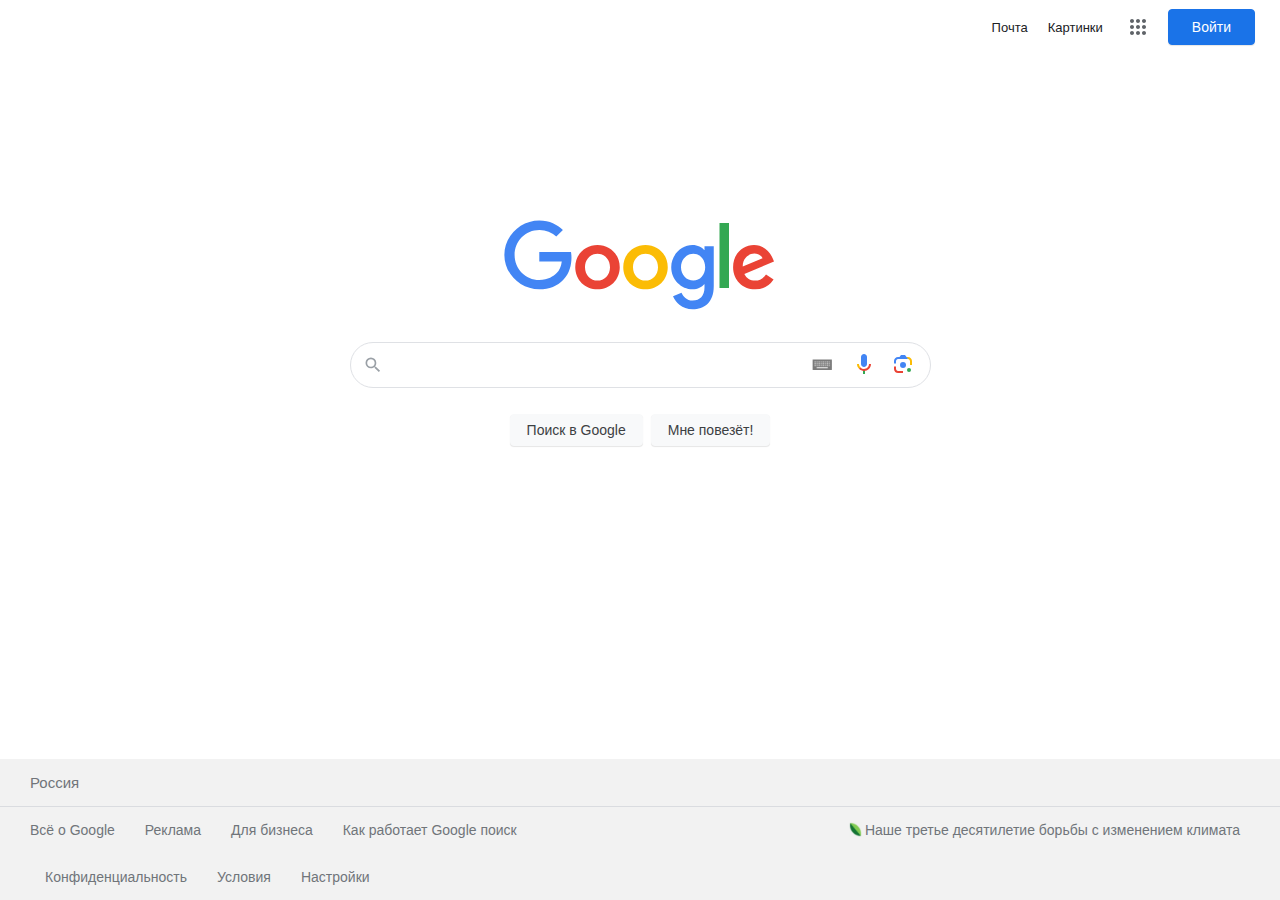
<file: Homework_1/google/index.html>
<!DOCTYPE html>
<html>
    <head>
        <meta charset="utf-8">
        <meta name="auther" content="Закиров Рузиль">
        <meta name="description" content="Главная страница Google">
    
        <title>Google</title>

        <link rel="icon" href="google-icon.png">

        <style>
            html,
            body {
                margin: 0;
                font-family: Arial, sans-serif;
                font-size: 14px;
                height: 100%;
            }
            
            .container {
                min-height: 100%;
                display: flex;
                flex-direction: column;
            }

            .container-main {
                flex: 1 1 auto;
            }

            .header {
                padding: 15px 30px;
            }

            /* Right top buttons */
            .right-top-btns{
                display: flex;
                flex-direction: row;
                justify-content: flex-end;
                column-gap: 10px;
                align-items: center;
                margin-top: -8px;
            }

            .right-top-btns-list {
                display: flex;
                gap: 10px;
                list-style: none;
                margin: 0;
                padding: 0;
                font-size: 13px;
            }

            .right-top-btns-link {
                padding: 5px;
                text-decoration: none;
                color: #202124;              
            }

            .right-top-btns-link:hover {
                text-decoration: underline;
            }

            /* Apps */
            .apps {
                width: 40px;
                height: 40px;
                border: none;
                background-color: transparent;
                border-radius: 50%;
                cursor: pointer;
            }

            .apps-icon {
                margin: auto;
                display: block;
                fill: #5f6368;
            }

            .apps:hover {
                background-color: #f2f2f2;
            }

            /* Button */
            .btn {
                margin: 0;
                padding: 9px 23px;
                box-shadow: 0 1px 1px rgba(0,0,0,.1);
                text-decoration: none;
                font-family: inherit;
                font-size: inherit;
                border-radius: 4px;
                cursor: pointer;
            }

            .btn-plain {
                border: 1px solid #f8f9fa;
                background-color: #f8f9fa;
                color: #3c4043;
                margin: 11px 4px;
                padding: 7px 16px;
            }

            .btn-plain:hover {
                border: 1px solid #dadce0;
            }

            .btn-action {
                background-color: #1a73e8;
                color: #ffffff;
                border: 1px solid #1a73e8;
                margin-right: -5px;
            }

            .btn-action:hover {
                background-color: #1b66c9;
            }

            /* Main */
            .main {
                display: flex;
                justify-content: center;
                align-items: center;
                flex-direction: column;
                padding: 15px 30px;
                row-gap: 30px;
            }

            .main-btn {
                display: flex;
                padding: 15px 30px;
                row-gap: 30px;
                justify-content: center;
            }

            .main-search {
                margin-bottom: 129px;
            }

            /* Search */
            .search {
                display: grid;
                grid-template-columns: 44px 1fr 44px 44px 44px;
                border: 1px solid #dfe1e5;
                border-radius: 24px;
                height: 44px;
                width: 579px;
                align-self: center;
            }

            .search:hover {
                box-shadow: 0 1px 6px rgba(32, 33, 36, .28);
            }

            .search-input {
                margin: 0;
                padding: 0;
                background-color: inherit;
                border: none;
                font-size: 16px;
                font-family: inherit;
                height: 44px;
                width: 403px;
            }

            .search-input:focus{
                outline: none;
            }

            .search-icon {
                place-self: center;
                fill: #9aa0a6;
            }

            .search-btn {
                margin: 0;
                padding: 0;
                background-color: inherit;
                border: none;
                cursor: pointer;
            }

            .btn-link {
                text-decoration: none;
                color: #3c4043;
            }

            .search-btn-keyboard {
                margin-top: 7.5px;
                margin-left: 6.9px;
            }

            .search-btn-camera {
                margin-right: 10px;
            }

            /* Footer */
            .footer {
                display: flex;
                flex-wrap: wrap;
                justify-content: space-between;
                background-color: #f2f2f2;
                color: #70757a;
            }

            .footer-text {
                width: 100%;
                margin: 0;
                padding: 15px 30px;
                border-bottom: 1px solid #dadce0;
                font-size: 15px;
                color: #70757a;
                /* display: flex;
                flex-wrap: wrap;
                justify-content: space-between; */
            }

            .footer-list {
                display: flex;
                margin: 0;
                padding: 15px 30px;
                list-style: none;
            }

            .footer-link {
                text-decoration: none;
                color: #70757a;
                padding: 15px;
            }

            .leaf-link {
                padding: 15px 15px 15px 3px;
            }

            .footer-link:hover {
                text-decoration: underline;
            }

            .leaf {
                overflow-clip-margin: content-box;
                overflow: clip;
            }

            .footer-list-first {
                padding: 15px;
                margin: 0 -40px 1px 0;
            }

            .footer-list-second {
                margin: 0 -5px 0 0;
            }
        </style>
    </head>

    <body>
        <div class="container">
            <header class="header">
                <div class="right-top-btns">
                    <ul class="right-top-btns-list">
                        <li><a class="right-top-btns-link" href="https://www.google.com/intl/ru/gmail/about/">Почта</a></li>
                        <li><a class="right-top-btns-link" href="https://www.google.com/imghp?hl=ru&ogbl">Картинки</a></li>
                    </ul>
                    <button title="Приложения Google" class="apps" type="button">
                        <svg class="apps-icon" xmlns="http://www.w3.org/2000/svg" viewBox="0 0 24 24" width="24" hight="24"><path d="M6,8c1.1,0 2,-0.9 2,-2s-0.9,-2 -2,-2 -2,0.9 -2,2 0.9,2 2,2zM12,20c1.1,0 2,-0.9 2,-2s-0.9,-2 -2,-2 -2,0.9 -2,2 0.9,2 2,2zM6,20c1.1,0 2,-0.9 2,-2s-0.9,-2 -2,-2 -2,0.9 -2,2 0.9,2 2,2zM6,14c1.1,0 2,-0.9 2,-2s-0.9,-2 -2,-2 -2,0.9 -2,2 0.9,2 2,2zM12,14c1.1,0 2,-0.9 2,-2s-0.9,-2 -2,-2 -2,0.9 -2,2 0.9,2 2,2zM16,6c0,1.1 0.9,2 2,2s2,-0.9 2,-2 -0.9,-2 -2,-2 -2,0.9 -2,2zM12,8c1.1,0 2,-0.9 2,-2s-0.9,-2 -2,-2 -2,0.9 -2,2 0.9,2 2,2zM18,14c1.1,0 2,-0.9 2,-2s-0.9,-2 -2,-2 -2,0.9 -2,2 0.9,2 2,2zM18,20c1.1,0 2,-0.9 2,-2s-0.9,-2 -2,-2 -2,0.9 -2,2 0.9,2 2,2z"/></svg>
                    </button>
                    <button class="btn btn-action"  type="button">Войти</button>
                </div>
            </header>

            <main class="container-main main">
                <img class="main-logo" src="logo.svg" width="272" height="92">
                <div class="main-search">
                    <div class="search">
                        <svg class="search-icon" xmlns="http://www.w3.org/2000/svg" viewBox="0 0 24 24" width="20px" height="20px"><path d="M15.5 14h-.79l-.28-.27A6.471 6.471 0 0 0 16 9.5 6.5 6.5 0 1 0 9.5 16c1.61 0 3.09-.59 4.23-1.57l.27.28v.79l5 4.99L20.49 19l-4.99-5zm-6 0C7.01 14 5 11.99 5 9.5S7.01 5 9.5 5 14 7.01 14 9.5 11.99 14 9.5 14z"/></svg>
                        
                        <form action="https://google.com/search">
                                <input class="search-input" name="q" type="search" autocomplete="off">
                        </form>
                        <button title="Экранная клавиатура" class="search-btn search-btn-keyboard" type="button">
                            <img class="search-another-way" width="24px" height="24px" src="keyboard.png">
                        </button>
                        <button title="Голосовой поиск" class="search-btn" type="button">
                            <img class="search-another-way" width="24px" height="24px" src="micro.svg">
                        </button>
                        <button title="Поиск по картинке" class="search-btn" type="button">
                            <img class="search-another-way search-btn-camera" width="24px" height="24px" src="camera.svg">
                        </button>
                    </div>
                    <div class="main-btn">
                        <button class="btn btn-plain" type="button">Поиск в Google</button>
                        <button class="btn btn-plain" type="button">
                            <a class="btn-link" href="https://habr.com/ru/articles/179399/">Мне повезёт!</a>
                        </button>
                    </div>
                </div>
            </main>
             
            <footer class="footer">
                <p class="footer-text">Россия</p>
                <ul class="footer-list footer-list-first">
                    <li><a class="footer-link" href="https://about.google/?utm_source=google-RU&utm_medium=referral&utm_campaign=hp-footer&fg=1">Всё о Google</a></li>
                    <li><a class="footer-link" href="https://ads.google.com/intl/ru_ru/home/?subid=ww-ww-et-g-awa-a-g_hpafoot1_1!o2&utm_source=google.com&utm_medium=referral&utm_campaign=google_hpafooter&fg=1">Реклама</a></li>
                    <li><a class="footer-link" class="footer-link" href="https://www.google.com/services/?subid=ww-ww-et-g-awa-a-g_hpbfoot1_1!o2&utm_source=google.com&utm_medium=referral&utm_campaign=google_hpbfooter&fg=1#?modal_active=none">Для бизнеса</a></li>
                    <li><a class="footer-link" href="https://www.google.com/search/howsearchworks/?fg=1">Как работает Google поиск</a></li>
                </ul>
                <ul class="footer-list footer-list-second">
                    <img class="leaf" width="13.25" height="15" src="leaf.png">
                    <li><a class="footer-link leaf-link" href="https://sustainability.google/intl/ru/carbon-free/?utm_source=googlehpfooter&utm_medium=housepromos&utm_campaign=bottom-footer&utm_content=#home">Наше третье десятилетие борьбы с изменением климата</a></li>
                </ul>    
                <ul class="footer-list footer-list-third">
                    <li><a class="footer-link" href="https://policies.google.com/privacy?hl=ru&fg=1">Конфиденциальность</a></li>
                    <li><a class="footer-link" href="https://policies.google.com/terms?hl=ru&fg=1">Условия</a></li>
                    <li><a class="footer-link" href="">Настройки</a></li>
                </ul>
            </footer>
        </div>
    </body> 
</html>
</file>
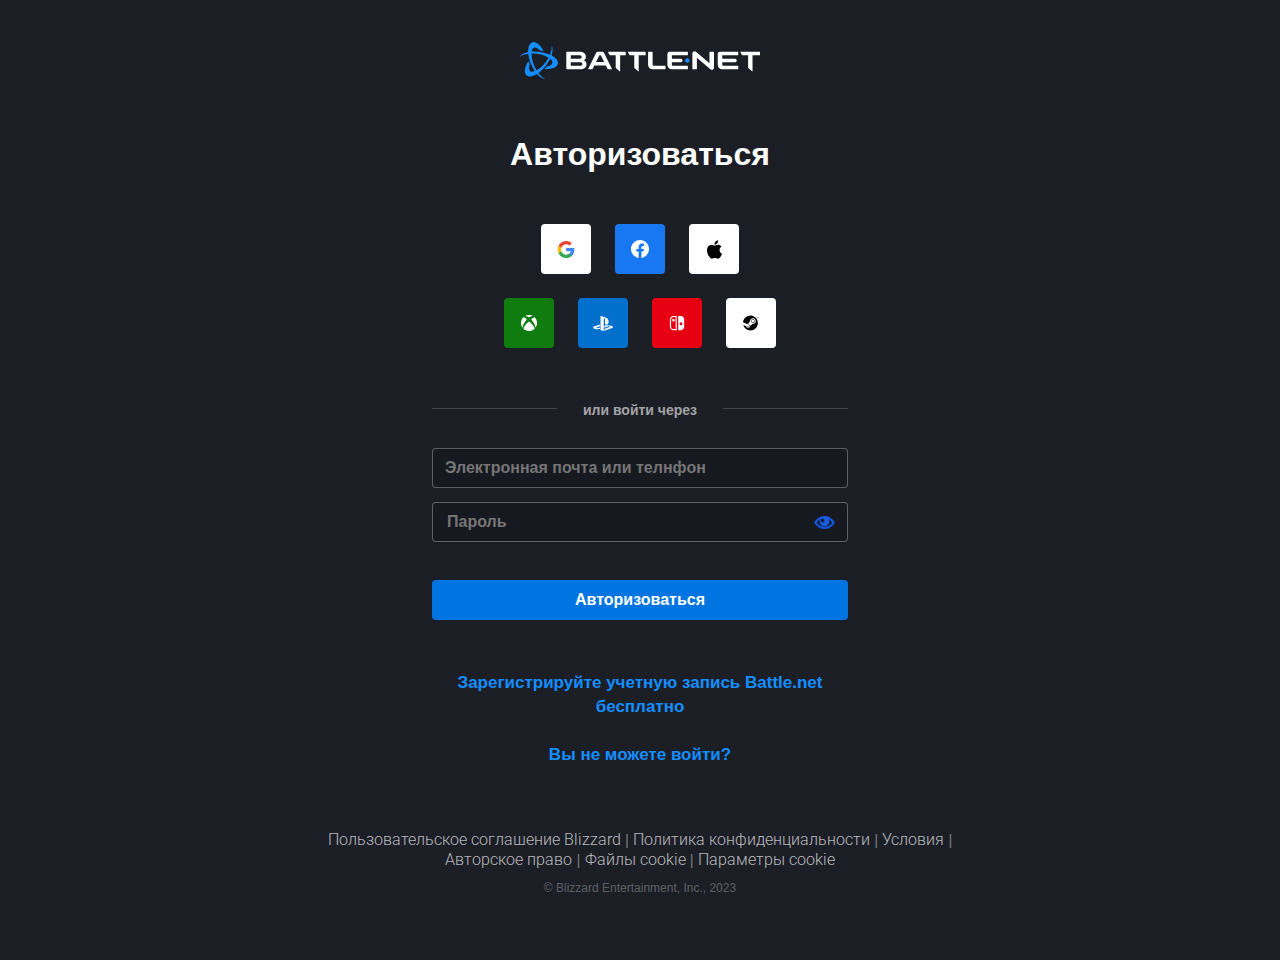
<file: Homework_2/battle.net/index.html>
<!DOCTYPE html>
<html lang="en">
<head>
    <meta charset="UTF-8">
    <meta name="viewport" content="width=device-width, initial-scale=1.0">
    <title>Авторизация в Battle.net</title>

    <style>
        /* html, body {
            height: 100%;
        } */
        @import url('https://fonts.googleapis.com/css2?family=Roboto:wght@300;400&display=swap');

        html {
            text-size-adjust: 100%;
            height: auto;
        }

        body {
            margin: 0;
            font-family: Arial, Helvetica, sans-serif;
            background: #1c1e26 no-repeat center top;
            color: rgba(255, 255, 255, 0.84);
            font-size: 16px;
            line-height: 24px;
        }

        div {
            display: block;
        }

        .container {
            box-sizing: border-box;
            margin-left: auto;
            margin-right: auto;
            max-width: 1200px;
            padding-left: 40px;
            padding-right: 40px;
            padding-bottom: 10vh;
        }

        .container.wrapper {
            position: relative;
            min-height: 100%;
            padding: 0;
        }

        .box-wrapper {
            display: flex;
            flex-direction: column;
            min-height: 100%;
            position: relative;
            width: 416px;
            margin: 0 auto 25px;
        }

        .box-wrapper > .box-wrapper-inner {
            position: relative;
            width: 100%;
            padding: 24px 0;
            background: none;
            border: none;
            box-sizing: border-box;
        }

        /* Logo */

        h1{
            text-align: center;
            font-weight: 700;
            font-size: 32px;
            line-height: 36px;
            color: #ffffff;
            margin-block-start: 0.67em;
            margin-block-end: 0.67em;
            margin-inline-start: 0px;
            margin-inline-end: 0px;
        }

        h3 {
            text-align: center;
            color: #ffffff;
            display: block;
            font-weight: 700;
            font-size: 32px;
            line-height: 36px;
            margin: 40px 0px;
        }

        .logo {
            display: block;
            margin: 0 auto 38px auto;
            background-size: contain;
            background-position: center;
            background-repeat: no-repeat;
            width: 240px;
            height: 72px;
            text-indent: -9999px;
        }

        .logo-long {
            background-image: url(logo-long.svg);
        }

        /* Login */

        body .input {
            margin: 0 auto;
            padding: 0;
            min-width: 290px;
            max-width: 500px;
        }

        body .login {
            width: 100%;
            max-width: 360px;
            margin-left: auto;
            margin-right: auto;
        }

        body .social-login {
            display: flex;
            flex-flow: row wrap;
            justify-content: center;
            align-items: center;
            margin: 0 40px;
        }

        body .box-wrapper .login {
            max-width: 100%;
        }

        body .social-login a {
            margin: 12px;
            padding: 13px;
            border-radius: 4px;
            border: 3px solid transparent;
            width:  18px;            
            height: 18px;
        }

        body .social-login button {
            position: relative;
            width: 48px;
            height: 48px;
            padding: 13px;
            border-radius: 4px;
            margin: 12px;
            border: none;
        }

        /* Social */

        .google{
            background-color: #fff;
        }

        .google:hover {
            background-color: #CECECE;;
        }

        .facebook {
            background-color: #1877F2;
        }

        .facebook:hover {
            background-color: #1860B7
        }

        .apple{
            background-color: #fff;
        }

        .apple:hover {
            background-color: #CECECE;;
        }

        .xbox {
            background-color: #107c10;
        }

        .xbox:hover {
            background-color: #0d5c0d;
        }

        .playstation {
            background-color: #0070CC;;
        }

        .playstation:hover {
            background-color: #00439C;
        }

        .switch {
            background-color: #e60012;
        }

        .switch:hover {
            background-color: #b3000e;
        }

        .steam{
            background-color: #fff;
        }

        .steam:hover {
            background-color: #CECECE;;
        }

        .thirdparty-line {
            margin: 40px 0 24px 0;
            font-style: normal;
            font-weight: 700;
            font-size: 14px;
            font-family: sans-serif;
            line-height: 21px;
            text-align: center;
            color: rgba(255, 255, 255, 0.6);
            text-transform: none
        }

        body .thirdparty-line span:before {
            background-color: rgba(255, 255, 255, 0.18);
            width: 125px;
            content: "";
            height: 1px;
            position: absolute;
            top: 50%;
            right: 0%;
        }

        body .thirdparty-line span:after {
            background-color: rgba(255, 255, 255, 0.18);
            width: 125px;
            content: "";
            height: 1px;
            position: absolute;
            top: 50%;
            left: 0%;
        }

        .login-input-block {
            margin: 0 auto 11px;
        }

        .input-block {
            width: 100%;
            box-shadow: inherit;
            display: inline-block;
            height: 40px;
            padding: 0 12px;
            margin-top: 3px;
            margin-bottom: 3px;
            font-size: 16px;
            line-height: 24px;
            font-weight: 600;
            border: 1px solid rgba(223, 221, 221, 0.36);
            background-color: #171920;
            color: #ffffff;
            box-sizing: border-box;
            border-radius: 4px;
        }

        .password{
            width: 100%;
            box-shadow: inherit;
            display: inline-block;
            height: 40px;
            padding: 0 12px;
            margin-top: 3px;
            margin-bottom: 3px;
            border: 1px solid rgba(223, 221, 221, 0.36);
            background-color: #171920;
            
            box-sizing: border-box;
            border-radius: 4px;
            display: flex;
        }

        .hover:hover {
            border-color: rgba(255, 255, 255, 0.84);
        }

        .password-inner {
            order: 1;
            background-color: #171920;
            color: #ffffff;
            width: 90%;
            font-size: 16px;
            line-height: 24px;
            font-weight: 600;
            border: none;
            outline: none;
        }

        .open-password {
            order: 2;
            height: 13px;
            align-self: center;
            margin-left: 15px;
            cursor: pointer;
        }

        .submit-authorization {
            text-align: center;
            margin-top: 35px;
        }

        .btn {
            width: 100%;
            margin-top: 5px;
            margin-bottom: 6px;
            background-color: #0074e0;
            color: #ffffff;
            border: 2px solid transparent;
            font-weight: 600;
            border-radius: 4px;
            white-space: normal;
            margin: 3px 0;
            padding: 0 20px;
            font-size: 16px;
            line-height: 20px;
            min-height: 40px;
        }

        .btn:hover {
            cursor: pointer;
            border-color: #62a6ff;
        }

        body .box-wrapper .login .help-list {
            margin: 48px 0 0 0;
            /* font-size: 16px; */
            line-height: 24px;
        }

        .help-list {
            display: block;
            list-style-type: none;
            text-align: center;
            padding: 0;
            margin-block-start: 1em;
            margin-block-end: 1em;
            margin-inline-start: 0px;
            margin-inline-end: 0px;
        }

        body .box-wrapper .login .help-list li {
            margin-bottom: 24px;
            font-weight: 700;
            font-size: 17px;
        }

        .help-link {
            color: #148eff;
            text-decoration: none;
            text-underline-position: under;
        }

        .help-link:hover {
            color: #4fa9fd;
            text-decoration: underline;
        }

        body .footer {
            position: relative;
            padding-bottom: 24px;
        }

        .footer {
            bottom: 20px;
            width: 100%;
        }   
        
        .nav-client {
            margin: 0;
            min-height: 44px;
            font-size: 15px;
            line-height: 20px;
        }

        .footer .nav-client .container {
            padding-left: 0;
            padding-right: 0;
            width: 700px;
            min-width: auto;
            margin: 0 auto;
            border: none;
            color: #7b7b7b;
            box-sizing: border-box;
        }
        
        .container {
            padding: 10px;
        }

        .footer .nav-section {
            margin: 0;
        }

        .nav-client .nav-section {
            display: block;
        }

        .footer .nav-client .nav-left {
            float: none;
            text-align: center;
        }

        /* .nav-client .footer-list {
            float: none;
            text-align: center;
        } */

        .footer .nav-item {
            font-size: 16px;
            font-weight: 300;
        }

        .nav-client .nav-item {
            color: rgba(255, 255, 255, 0.7);
            text-decoration: none;
            font-family: Roboto;
        }

        .nav-client .nav-item:hover {
            color: #fff;
        }

        .copyright {
            padding: 8px 0;
            color: rgba(255, 255, 255, 0.3);
            font-size: 12px;
        }
    </style>
</head>
<body>
    <div class="container wrapper">
        <div class="box-wrapper">
            <div class="box-wrapper-inner">
                <h1 class="logo logo-small logo-long"> Авторизация в Battle.net </h1>
                <div class="input">
                    <div class="login">
                        <h3>Авторизоваться</h3>

                        <div class="social-login">
                            <a class="social-login google" href="https://accounts.google.com/v3/signin/identifier?opparams=%253Fscheme%2526deviceProof%253Df30ccba73125125a98aac2425cf20565bb1a9041d6c94e69adae4031671ef947%2526isMASDK%253Dfalse&dsh=S1560391226%3A1694296292174748&client_id=196154489538-9rpkrg8u9qimu15c2p1gcas16qnocqrj.apps.googleusercontent.com&o2v=1&redirect_uri=https%3A%2F%2Feu.account.battle.net%2Flogin%2Fsignin%2Fgoogle&response_type=code&scope=openid+profile+email&service=lso&state=[base64]%3D%3D&flowName=GeneralOAuthFlow&continue=https%3A%2F%2Faccounts.google.com%2Fsignin%2Foauth%2Fconsent%3Fauthuser%3Dunknown%26part%[base64]%26as%3DS1560391226%253A1694296292174748%26client_id%3D196154489538-9rpkrg8u9qimu15c2p1gcas16qnocqrj.apps.googleusercontent.com%23&app_domain=https%3A%2F%2Feu.account.battle.net&rart=ANgoxcf5twymhVY28xtFsFNWlh7G6xGXkLu-UGacGdTW7F4-X8-yHE0r2Y24KrFQ-FedezPEYgY2rFOIAe6UwRZcC-6vnP4dkA">
                                <img style="height: 17px; width: 18px;" class="social-login-img" src="google-logo.svg">
                            </a>
                            <a class="social-login facebook" href="https://www.facebook.com/v2.12/dialog/oauth?client_id=1173546789331741&response_type=code&state=[base64]%3D%3D&scheme&deviceProof=f30ccba73125125a98aac2425cf20565bb1a9041d6c94e69adae4031671ef947&redirect_uri=https%3A%2F%2Feu.account.battle.net%2Flogin%2Fsignin%2Ffacebook&scope=public_profile+email+user_friends&isMASDK=false">
                                <img style="height: 18px; width: 18px;" class="social-login-img" src="facebook-logo.svg">
                            </a>
                            <a class="social-login apple" href="https://appleid.apple.com/auth/authorize?client_id=com.blizzard.login&response_type=code&state=[base64]%3D%3D&response_mode=form_post&scheme&deviceProof=f30ccba73125125a98aac2425cf20565bb1a9041d6c94e69adae4031671ef947&redirect_uri=https%3A%2F%2Feu.account.battle.net%2Flogin%2Fsignin%2Fapple&scope=email+name&isMASDK=false">
                                <img style="height: 19px; width: 15px;" class="social-login-img" src="apple-logo.svg">
                            </a>
                        </div>

                        <div class="social-login">
                            <a class="social-login xbox" href="https://login.live.com/oauth20_authorize.srf?client_id=000000004417E628&response_type=code&state=[base64]%3D%3D&scheme&deviceProof=f30ccba73125125a98aac2425cf20565bb1a9041d6c94e69adae4031671ef947&redirect_uri=https%3A%2F%2Feu.account.battle.net%2Flogin%2Fsignin%2Flive&scope=Xboxlive.signin&isMASDK=false">
                                <img style="height: 16px; width: 16px;" class="social-login-img" src="xbox-logo.svg">
                            </a>
                            <a class="social-login playstation" href="https://my.account.sony.com/central/signin/?client_id=b5b165c3-4146-4a8e-822b-1116fd3b96d0&response_type=code&state=[base64]%3D%3D&scheme&deviceProof=f30ccba73125125a98aac2425cf20565bb1a9041d6c94e69adae4031671ef947&redirect_uri=https%3A%2F%2Feu.account.battle.net%2Flogin%2Fsignin%2Fpsn&scope=psn%3As2s&isMASDK=false&cid=3f4c274e-51dd-44f4-91be-65ecd11e957f&error=login_required&error_code=4165&no_captcha=false#/signin/ca?entry=ca">
                                <img style="height: 15px; width: 21px;" class="social-login-img" src="playstation-logo.svg">
                            </a>
                            <a class="social-login switch" href="https://accounts.nintendo.com/authorize_guide?redirect_uri=https%3A%2F%2Faccounts.nintendo.com%2Fconnect%2F1.0.0%2Fauthorize%3Fclient_id%3D2b8f48e61685a62a%26deviceProof%3Df30ccba73125125a98aac2425cf20565bb1a9041d6c94e69adae4031671ef947%26interacted%3D1%26isMASDK%3Dfalse%26redirect_uri%3Dhttps%253A%252F%252Feu.account.battle.net%252Flogin%252Fsignin%252Fnintendo%26response_type%3Dcode%26scheme%3D%26scope%3Dopenid%2Boffline%2Buser.basic%2Buser.email%26state%[base64]%253D%253D&type=mixed">
                                <img style="height: 16px; width: 16px;" class="social-login-img" src="switch-logo.svg">
                            </a>
                            <a class="social-login steam" href="https://steamcommunity.com/openid/loginform/?goto=%2Fopenid%2Flogin%3Fopenid.ns%3Dhttp%253A%252F%252Fspecs.openid.net%252Fauth%252F2.0%26openid.claimed_id%3Dhttp%253A%252F%252Fspecs.openid.net%252Fauth%252F2.0%252Fidentifier_select%26openid.identity%3Dhttp%253A%252F%252Fspecs.openid.net%252Fauth%252F2.0%252Fidentifier_select%26openid.return_to%3Dhttps%253A%252F%252Feu.account.battle.net%252Flogin%252Fsignin%252Fsteam%253Fstate%[base64]%253D%253D%26openid.realm%3Dhttps%253A%252F%252Feu.account.battle.net%252Flogin%252Fsignin%252Fsteam%253Fstate%[base64]%253D%253D%26openid.mode%3Dcheckid_setup%26isMASDK%3Dfalse%3Fopenid.ns%3Dhttp%253A%252F%252Fspecs.openid.net%252Fauth%252F2.0%26openid.claimed_id%3Dhttp%253A%252F%252Fspecs.openid.net%252Fauth%252F2.0%252Fidentifier_select%26openid.identity%3Dhttp%253A%252F%252Fspecs.openid.net%252Fauth%252F2.0%252Fidentifier_select%26openid.return_to%3Dhttps%253A%252F%252Feu.account.battle.net%252Flogin%252Fsignin%252Fsteam%253Fstate%[base64]%253D%253D%26openid.realm%3Dhttps%253A%252F%252Feu.account.battle.net%252Flogin%252Fsignin%252Fsteam%253Fstate%[base64]%253D%253D%26openid.mode%3Dcheckid_setup">
                                <img style="height: 16px; width: 16px;" class="social-login-img" src="steam-logo.svg">
                            </a>
                        </div>

                        <div class="thirdparty-line">
                            <span>или войти через</span>
                        </div>

                        <div class="another-login">
                            <div class="login-input">
                                <div class="login-input-block">
                                    <input class="input-block hover" type="text" 
                                    title="Электронная почта или телнфон" 
                                    placeholder="Электронная почта или телнфон" 
                                    autocomplete="off">
                                </div>
                                <div class="login-input-block password hover">
                                    <input class="password-inner" type="password" title="Пароль" 
                                    placeholder="Пароль" autocomplete="off">
                                    <img class="open-password" src="eye.png">
                                </div>
                            </div>

                            <div class="login-input-block submit-authorization">
                                <button class="btn" type="submit">Авторизоваться</button>
                            </div>
                        </div>

                        <ul class="help-list">
                            <li>
                                <a class="help-link" href="https://account.battle.net/creation/flow/creation-full">Зарегистрируйте учетную запись Battle.net бесплатно</a>
                            </li>
                            <li>
                                <a class="help-link" href="https://account.battle.net/recovery/ru/?ref=&theme=bnet-next&app=shop&hostingApp=shop&flowTrackingId=19ad6fb1-5c0f-46c4-8f3b-771ae0421d9d">Вы не можете войти?</a>
                            </li>
                        </ul>
                    </div>
                </div>
            </div>
        </div>
        <footer class="footer">
            <div class="nav-client">
                <div class="container">
                    <div class="nav-section">
                        <div class="footer-links nav-left">
                            <a class="nav-item nav-a" href="https://www.blizzard.com/company/legal/eula" data-analytics="global-nav" data-analytics-placement="Footer - eula">Пользовательское соглашение Blizzard</a>
                            <span>|</span>
                            <a class="nav-item nav-a" href="https://www.blizzard.com/company/about/privacy.html" data-analytics="global-nav" data-analytics-placement="Footer - Privacy">Политика конфиденциальности</a>
                            <span>|</span>
                            <a class="nav-item nav-a" href="https://www.blizzard.com/company/legal/" data-analytics="global-nav" data-analytics-placement="Footer - Terms">Условия</a>
                            <span>|</span>
                            <a class="nav-item nav-a" href="https://eu.blizzard.com/company/about/infringementnotice.html" data-analytics="global-nav" data-analytics-placement="Footer - copyright">Авторское право</a>
                            <span>|</span>
                            <a class="nav-item nav-a" href="https://eu.account.battle.net/login/cookies" data-analytics="global-nav" data-analytics-placement="Footer - Cookies">Файлы cookie</a>
                            <span>|</span>
                            <a class="nav-item nav-a" href="https://eu.account.battle.net/login/cookies#settings" data-analytics="global-nav" data-analytics-placement="Footer - Cookie Settings">Параметры cookie</a>
                            <div class="copyright">© Blizzard Entertainment, Inc., 2023</div>
                        </div>
                    </div>
                </div>
            </div>
        </footer>

    </div>
    
</body>
</html>
</file>
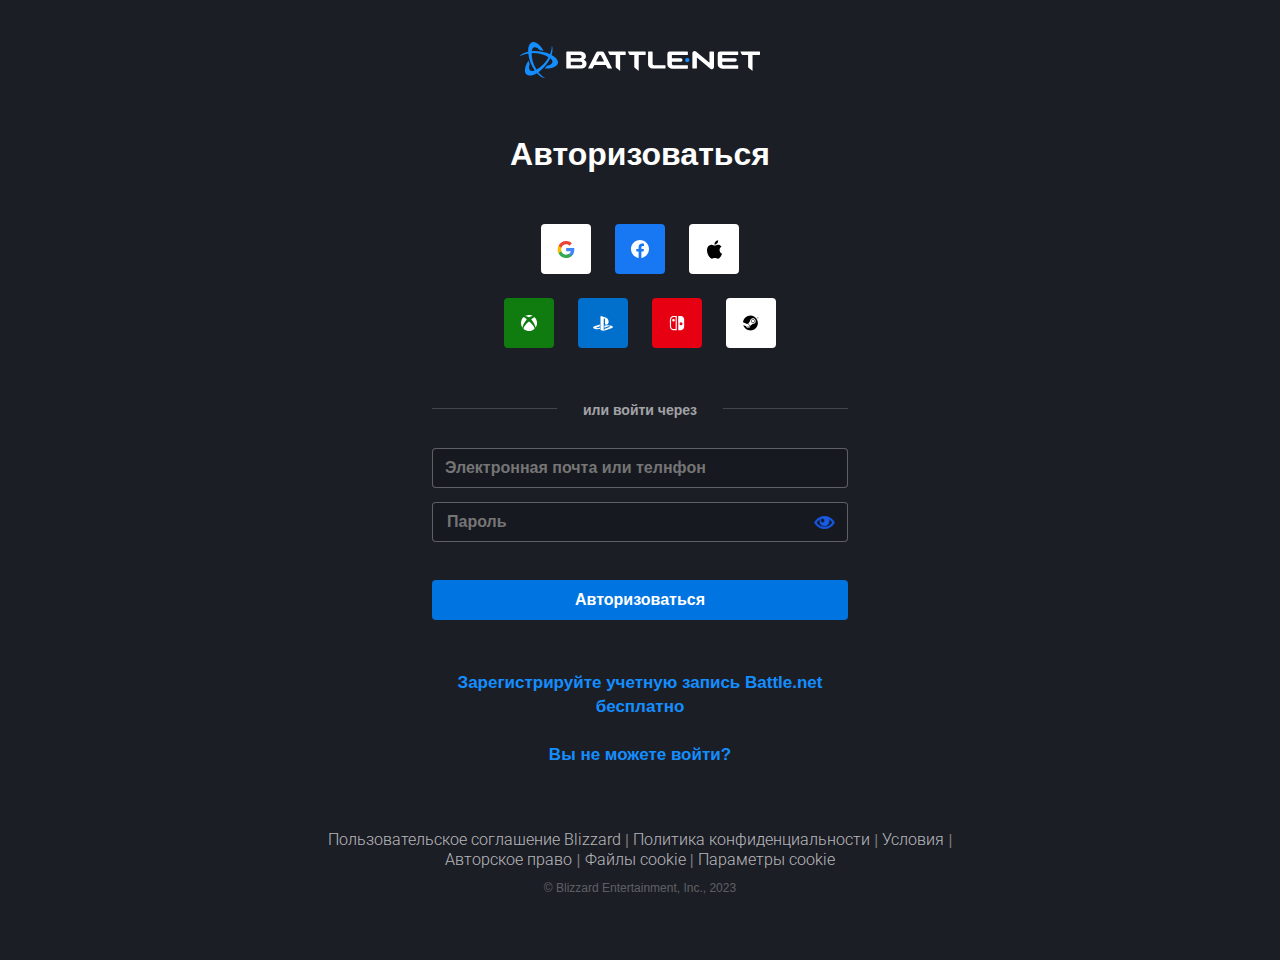
<file: Homework_3/HttpServer/HttpServer/bin/Debug/net6.0/static/battlenet/index.html>
<!DOCTYPE html>
<html lang="en">
<head>
    <meta charset="UTF-8">
    <meta name="viewport" content="width=device-width, initial-scale=1.0">
    <title>Авторизация в Battle.net</title>

    <link rel="icon" href="images/battlenet-icon.png">

    <link rel="stylesheet" href="styles/all.css">
</head>
<body>
    <div class="container wrapper">
        <div class="box-wrapper">
            <div class="box-wrapper-inner">
                <h1 class="logo logo-small">
                    <img src="images/logo-long.svg" alt="">
                </h1>
                <div class="input">
                    <div class="login">
                        <h3>Авторизоваться</h3>

                        <div class="social-login">
                            <a class="social-login google" href="https://accounts.google.com/v3/signin/identifier?opparams=%253Fscheme%2526deviceProof%253Df30ccba73125125a98aac2425cf20565bb1a9041d6c94e69adae4031671ef947%2526isMASDK%253Dfalse&dsh=S1560391226%3A1694296292174748&client_id=196154489538-9rpkrg8u9qimu15c2p1gcas16qnocqrj.apps.googleusercontent.com&o2v=1&redirect_uri=https%3A%2F%2Feu.account.battle.net%2Flogin%2Fsignin%2Fgoogle&response_type=code&scope=openid+profile+email&service=lso&state=[base64]%3D%3D&flowName=GeneralOAuthFlow&continue=https%3A%2F%2Faccounts.google.com%2Fsignin%2Foauth%2Fconsent%3Fauthuser%3Dunknown%26part%[base64]%26as%3DS1560391226%253A1694296292174748%26client_id%3D196154489538-9rpkrg8u9qimu15c2p1gcas16qnocqrj.apps.googleusercontent.com%23&app_domain=https%3A%2F%2Feu.account.battle.net&rart=ANgoxcf5twymhVY28xtFsFNWlh7G6xGXkLu-UGacGdTW7F4-X8-yHE0r2Y24KrFQ-FedezPEYgY2rFOIAe6UwRZcC-6vnP4dkA">
                                <img style="height: 17px; width: 18px;" class="social-login-img" src="images/google-logo.svg">
                            </a>
                            <a class="social-login facebook" href="https://www.facebook.com/v2.12/dialog/oauth?client_id=1173546789331741&response_type=code&state=[base64]%3D%3D&scheme&deviceProof=f30ccba73125125a98aac2425cf20565bb1a9041d6c94e69adae4031671ef947&redirect_uri=https%3A%2F%2Feu.account.battle.net%2Flogin%2Fsignin%2Ffacebook&scope=public_profile+email+user_friends&isMASDK=false">
                                <img style="height: 18px; width: 18px;" class="social-login-img" src="images/facebook-logo.svg">
                            </a>
                            <a class="social-login apple" href="https://appleid.apple.com/auth/authorize?client_id=com.blizzard.login&response_type=code&state=[base64]%3D%3D&response_mode=form_post&scheme&deviceProof=f30ccba73125125a98aac2425cf20565bb1a9041d6c94e69adae4031671ef947&redirect_uri=https%3A%2F%2Feu.account.battle.net%2Flogin%2Fsignin%2Fapple&scope=email+name&isMASDK=false">
                                <img style="height: 19px; width: 15px;" class="social-login-img" src="images/apple-logo.svg">
                            </a>
                        </div>

                        <div class="social-login">
                            <a class="social-login xbox" href="https://login.live.com/oauth20_authorize.srf?client_id=000000004417E628&response_type=code&state=[base64]%3D%3D&scheme&deviceProof=f30ccba73125125a98aac2425cf20565bb1a9041d6c94e69adae4031671ef947&redirect_uri=https%3A%2F%2Feu.account.battle.net%2Flogin%2Fsignin%2Flive&scope=Xboxlive.signin&isMASDK=false">
                                <img style="height: 16px; width: 16px;" class="social-login-img" src="images/xbox-logo.svg">
                            </a>
                            <a class="social-login playstation" href="https://my.account.sony.com/central/signin/?client_id=b5b165c3-4146-4a8e-822b-1116fd3b96d0&response_type=code&state=[base64]%3D%3D&scheme&deviceProof=f30ccba73125125a98aac2425cf20565bb1a9041d6c94e69adae4031671ef947&redirect_uri=https%3A%2F%2Feu.account.battle.net%2Flogin%2Fsignin%2Fpsn&scope=psn%3As2s&isMASDK=false&cid=3f4c274e-51dd-44f4-91be-65ecd11e957f&error=login_required&error_code=4165&no_captcha=false#/signin/ca?entry=ca">
                                <img style="height: 15px; width: 21px;" class="social-login-img" src="images/playstation-logo.svg">
                            </a>
                            <a class="social-login switch" href="https://accounts.nintendo.com/authorize_guide?redirect_uri=https%3A%2F%2Faccounts.nintendo.com%2Fconnect%2F1.0.0%2Fauthorize%3Fclient_id%3D2b8f48e61685a62a%26deviceProof%3Df30ccba73125125a98aac2425cf20565bb1a9041d6c94e69adae4031671ef947%26interacted%3D1%26isMASDK%3Dfalse%26redirect_uri%3Dhttps%253A%252F%252Feu.account.battle.net%252Flogin%252Fsignin%252Fnintendo%26response_type%3Dcode%26scheme%3D%26scope%3Dopenid%2Boffline%2Buser.basic%2Buser.email%26state%[base64]%253D%253D&type=mixed">
                                <img style="height: 16px; width: 16px;" class="social-login-img" src="images/switch-logo.svg">
                            </a>
                            <a class="social-login steam" href="https://steamcommunity.com/openid/loginform/?goto=%2Fopenid%2Flogin%3Fopenid.ns%3Dhttp%253A%252F%252Fspecs.openid.net%252Fauth%252F2.0%26openid.claimed_id%3Dhttp%253A%252F%252Fspecs.openid.net%252Fauth%252F2.0%252Fidentifier_select%26openid.identity%3Dhttp%253A%252F%252Fspecs.openid.net%252Fauth%252F2.0%252Fidentifier_select%26openid.return_to%3Dhttps%253A%252F%252Feu.account.battle.net%252Flogin%252Fsignin%252Fsteam%253Fstate%[base64]%253D%253D%26openid.realm%3Dhttps%253A%252F%252Feu.account.battle.net%252Flogin%252Fsignin%252Fsteam%253Fstate%[base64]%253D%253D%26openid.mode%3Dcheckid_setup%26isMASDK%3Dfalse%3Fopenid.ns%3Dhttp%253A%252F%252Fspecs.openid.net%252Fauth%252F2.0%26openid.claimed_id%3Dhttp%253A%252F%252Fspecs.openid.net%252Fauth%252F2.0%252Fidentifier_select%26openid.identity%3Dhttp%253A%252F%252Fspecs.openid.net%252Fauth%252F2.0%252Fidentifier_select%26openid.return_to%3Dhttps%253A%252F%252Feu.account.battle.net%252Flogin%252Fsignin%252Fsteam%253Fstate%[base64]%253D%253D%26openid.realm%3Dhttps%253A%252F%252Feu.account.battle.net%252Flogin%252Fsignin%252Fsteam%253Fstate%[base64]%253D%253D%26openid.mode%3Dcheckid_setup">
                                <img style="height: 16px; width: 16px;" class="social-login-img" src="images/steam-logo.svg">
                            </a>
                        </div>

                        <div class="thirdparty-line">
                            <span>или войти через</span>
                        </div>

                        <div class="another-login">
                            <div class="login-input">
                                <div class="login-input-block">
                                    <input class="input-block hover" type="text" 
                                    title="Электронная почта или телнфон" 
                                    placeholder="Электронная почта или телнфон" 
                                    autocomplete="off">
                                </div>
                                <div class="login-input-block password hover">
                                    <input class="password-inner" type="password" title="Пароль" 
                                    placeholder="Пароль" autocomplete="off">
                                    <img class="open-password" src="images/eye.png">
                                </div>
                            </div>

                            <div class="login-input-block submit-authorization">
                                <button class="btn" type="submit">Авторизоваться</button>
                            </div>
                        </div>

                        <ul class="help-list">
                            <li>
                                <a class="help-link" href="https://account.battle.net/creation/flow/creation-full">Зарегистрируйте учетную запись Battle.net бесплатно</a>
                            </li>
                            <li>
                                <a class="help-link" href="https://account.battle.net/recovery/ru/?ref=&theme=bnet-next&app=shop&hostingApp=shop&flowTrackingId=19ad6fb1-5c0f-46c4-8f3b-771ae0421d9d">Вы не можете войти?</a>
                            </li>
                        </ul>
                    </div>
                </div>
            </div>
        </div>
        <footer class="footer">
            <div class="nav-client">
                <div class="container">
                    <div class="nav-section">
                        <div class="footer-links nav-left">
                            <a class="nav-item nav-a" href="https://www.blizzard.com/company/legal/eula" data-analytics="global-nav" data-analytics-placement="Footer - eula">Пользовательское соглашение Blizzard</a>
                            <span>|</span>
                            <a class="nav-item nav-a" href="https://www.blizzard.com/company/about/privacy.html" data-analytics="global-nav" data-analytics-placement="Footer - Privacy">Политика конфиденциальности</a>
                            <span>|</span>
                            <a class="nav-item nav-a" href="https://www.blizzard.com/company/legal/" data-analytics="global-nav" data-analytics-placement="Footer - Terms">Условия</a>
                            <span>|</span>
                            <a class="nav-item nav-a" href="https://eu.blizzard.com/company/about/infringementnotice.html" data-analytics="global-nav" data-analytics-placement="Footer - copyright">Авторское право</a>
                            <span>|</span>
                            <a class="nav-item nav-a" href="https://eu.account.battle.net/login/cookies" data-analytics="global-nav" data-analytics-placement="Footer - Cookies">Файлы cookie</a>
                            <span>|</span>
                            <a class="nav-item nav-a" href="https://eu.account.battle.net/login/cookies#settings" data-analytics="global-nav" data-analytics-placement="Footer - Cookie Settings">Параметры cookie</a>
                            <div class="copyright">© Blizzard Entertainment, Inc., 2023</div>
                        </div>
                    </div>
                </div>
            </div>
        </footer>

    </div>
    
</body>
</html>
</file>
<file: Homework_3/HttpServer/HttpServer/bin/Debug/net6.0/static/battlenet/styles/all.css>
@import url('https://fonts.googleapis.com/css2?family=Roboto:wght@300;400&display=swap');

        html {
            text-size-adjust: 100%;
            height: auto;
        }

        body {
            margin: 0;
            font-family: Arial, Helvetica, sans-serif;
            background: #1c1e26 no-repeat center top;
            color: rgba(255, 255, 255, 0.84);
            font-size: 16px;
            line-height: 24px;
        }

        div {
            display: block;
        }

        .container {
            box-sizing: border-box;
            margin-left: auto;
            margin-right: auto;
            max-width: 1200px;
            padding-left: 40px;
            padding-right: 40px;
            padding-bottom: 10vh;
        }

        .container.wrapper {
            position: relative;
            min-height: 100%;
            padding: 0;
        }

        .box-wrapper {
            display: flex;
            flex-direction: column;
            min-height: 100%;
            position: relative;
            width: 416px;
            margin: 0 auto 25px;
        }

        .box-wrapper > .box-wrapper-inner {
            position: relative;
            width: 100%;
            padding: 24px 0;
            background: none;
            border: none;
            box-sizing: border-box;
        }

        /* Logo */

        h1{
            text-align: center;
            font-weight: 700;
            font-size: 32px;
            line-height: 36px;
            color: #ffffff;
            margin-block-start: 0.67em;
            margin-block-end: 0.67em;
            margin-inline-start: 0px;
            margin-inline-end: 0px;
        }

        h3 {
            text-align: center;
            color: #ffffff;
            display: block;
            font-weight: 700;
            font-size: 32px;
            line-height: 36px;
            margin: 40px 0px;
        }

        .logo {
            display: block;
            margin: 0 auto 38px auto;
            background-size: contain;
            background-position: center;
            background-repeat: no-repeat;
            width: 240px;
            height: 72px;
            display: flex;
            align-items: center;

        }

        /* Login */

        body .input {
            margin: 0 auto;
            padding: 0;
            min-width: 290px;
            max-width: 500px;
        }

        body .login {
            width: 100%;
            max-width: 360px;
            margin-left: auto;
            margin-right: auto;
        }

        body .social-login {
            display: flex;
            flex-flow: row wrap;
            justify-content: center;
            align-items: center;
            margin: 0 40px;
        }

        body .box-wrapper .login {
            max-width: 100%;
        }

        body .social-login a {
            margin: 12px;
            padding: 13px;
            border-radius: 4px;
            border: 3px solid transparent;
            width:  18px;            
            height: 18px;
        }

        body .social-login button {
            position: relative;
            width: 48px;
            height: 48px;
            padding: 13px;
            border-radius: 4px;
            margin: 12px;
            border: none;
        }

        /* Social */

        .google{
            background-color: #fff;
        }

        .google:hover {
            background-color: #CECECE;;
        }

        .facebook {
            background-color: #1877F2;
        }

        .facebook:hover {
            background-color: #1860B7
        }

        .apple{
            background-color: #fff;
        }

        .apple:hover {
            background-color: #CECECE;;
        }

        .xbox {
            background-color: #107c10;
        }

        .xbox:hover {
            background-color: #0d5c0d;
        }

        .playstation {
            background-color: #0070CC;;
        }

        .playstation:hover {
            background-color: #00439C;
        }

        .switch {
            background-color: #e60012;
        }

        .switch:hover {
            background-color: #b3000e;
        }

        .steam{
            background-color: #fff;
        }

        .steam:hover {
            background-color: #CECECE;;
        }

        .thirdparty-line {
            margin: 40px 0 24px 0;
            font-style: normal;
            font-weight: 700;
            font-size: 14px;
            font-family: sans-serif;
            line-height: 21px;
            text-align: center;
            color: rgba(255, 255, 255, 0.6);
            text-transform: none
        }

        body .thirdparty-line span:before {
            background-color: rgba(255, 255, 255, 0.18);
            width: 125px;
            content: "";
            height: 1px;
            position: absolute;
            top: 50%;
            right: 0%;
        }

        body .thirdparty-line span:after {
            background-color: rgba(255, 255, 255, 0.18);
            width: 125px;
            content: "";
            height: 1px;
            position: absolute;
            top: 50%;
            left: 0%;
        }

        .login-input-block {
            margin: 0 auto 11px;
        }

        .input-block {
            width: 100%;
            box-shadow: inherit;
            display: inline-block;
            height: 40px;
            padding: 0 12px;
            margin-top: 3px;
            margin-bottom: 3px;
            font-size: 16px;
            line-height: 24px;
            font-weight: 600;
            border: 1px solid rgba(223, 221, 221, 0.36);
            background-color: #171920;
            color: #ffffff;
            box-sizing: border-box;
            border-radius: 4px;
        }

        .password{
            width: 100%;
            box-shadow: inherit;
            display: inline-block;
            height: 40px;
            padding: 0 12px;
            margin-top: 3px;
            margin-bottom: 3px;
            border: 1px solid rgba(223, 221, 221, 0.36);
            background-color: #171920;
            
            box-sizing: border-box;
            border-radius: 4px;
            display: flex;
        }

        .hover:hover {
            border-color: rgba(255, 255, 255, 0.84);
        }

        .password-inner {
            order: 1;
            background-color: #171920;
            color: #ffffff;
            width: 90%;
            font-size: 16px;
            line-height: 24px;
            font-weight: 600;
            border: none;
            outline: none;
        }

        .open-password {
            order: 2;
            height: 13px;
            align-self: center;
            margin-left: 15px;
            cursor: pointer;
        }

        .submit-authorization {
            text-align: center;
            margin-top: 35px;
        }

        .btn {
            width: 100%;
            margin-top: 5px;
            margin-bottom: 6px;
            background-color: #0074e0;
            color: #ffffff;
            border: 2px solid transparent;
            font-weight: 600;
            border-radius: 4px;
            white-space: normal;
            margin: 3px 0;
            padding: 0 20px;
            font-size: 16px;
            line-height: 20px;
            min-height: 40px;
        }

        .btn:hover {
            cursor: pointer;
            border-color: #62a6ff;
        }

        body .box-wrapper .login .help-list {
            margin: 48px 0 0 0;
            /* font-size: 16px; */
            line-height: 24px;
        }

        .help-list {
            display: block;
            list-style-type: none;
            text-align: center;
            padding: 0;
            margin-block-start: 1em;
            margin-block-end: 1em;
            margin-inline-start: 0px;
            margin-inline-end: 0px;
        }

        body .box-wrapper .login .help-list li {
            margin-bottom: 24px;
            font-weight: 700;
            font-size: 17px;
        }

        .help-link {
            color: #148eff;
            text-decoration: none;
            text-underline-position: under;
        }

        .help-link:hover {
            color: #4fa9fd;
            text-decoration: underline;
        }

        body .footer {
            position: relative;
            padding-bottom: 24px;
        }

        .footer {
            bottom: 20px;
            width: 100%;
        }   
        
        .nav-client {
            margin: 0;
            min-height: 44px;
            font-size: 15px;
            line-height: 20px;
        }

        .footer .nav-client .container {
            padding-left: 0;
            padding-right: 0;
            width: 700px;
            min-width: auto;
            margin: 0 auto;
            border: none;
            color: #7b7b7b;
            box-sizing: border-box;
        }
        
        .container {
            padding: 10px;
        }

        .footer .nav-section {
            margin: 0;
        }

        .nav-client .nav-section {
            display: block;
        }

        .footer .nav-client .nav-left {
            float: none;
            text-align: center;
        }

        /* .nav-client .footer-list {
            float: none;
            text-align: center;
        } */

        .footer .nav-item {
            font-size: 16px;
            font-weight: 300;
        }

        .nav-client .nav-item {
            color: rgba(255, 255, 255, 0.7);
            text-decoration: none;
            font-family: Roboto;
        }

        .nav-client .nav-item:hover {
            color: #fff;
        }

        .copyright {
            padding: 8px 0;
            color: rgba(255, 255, 255, 0.3);
            font-size: 12px;
        }
</file>
